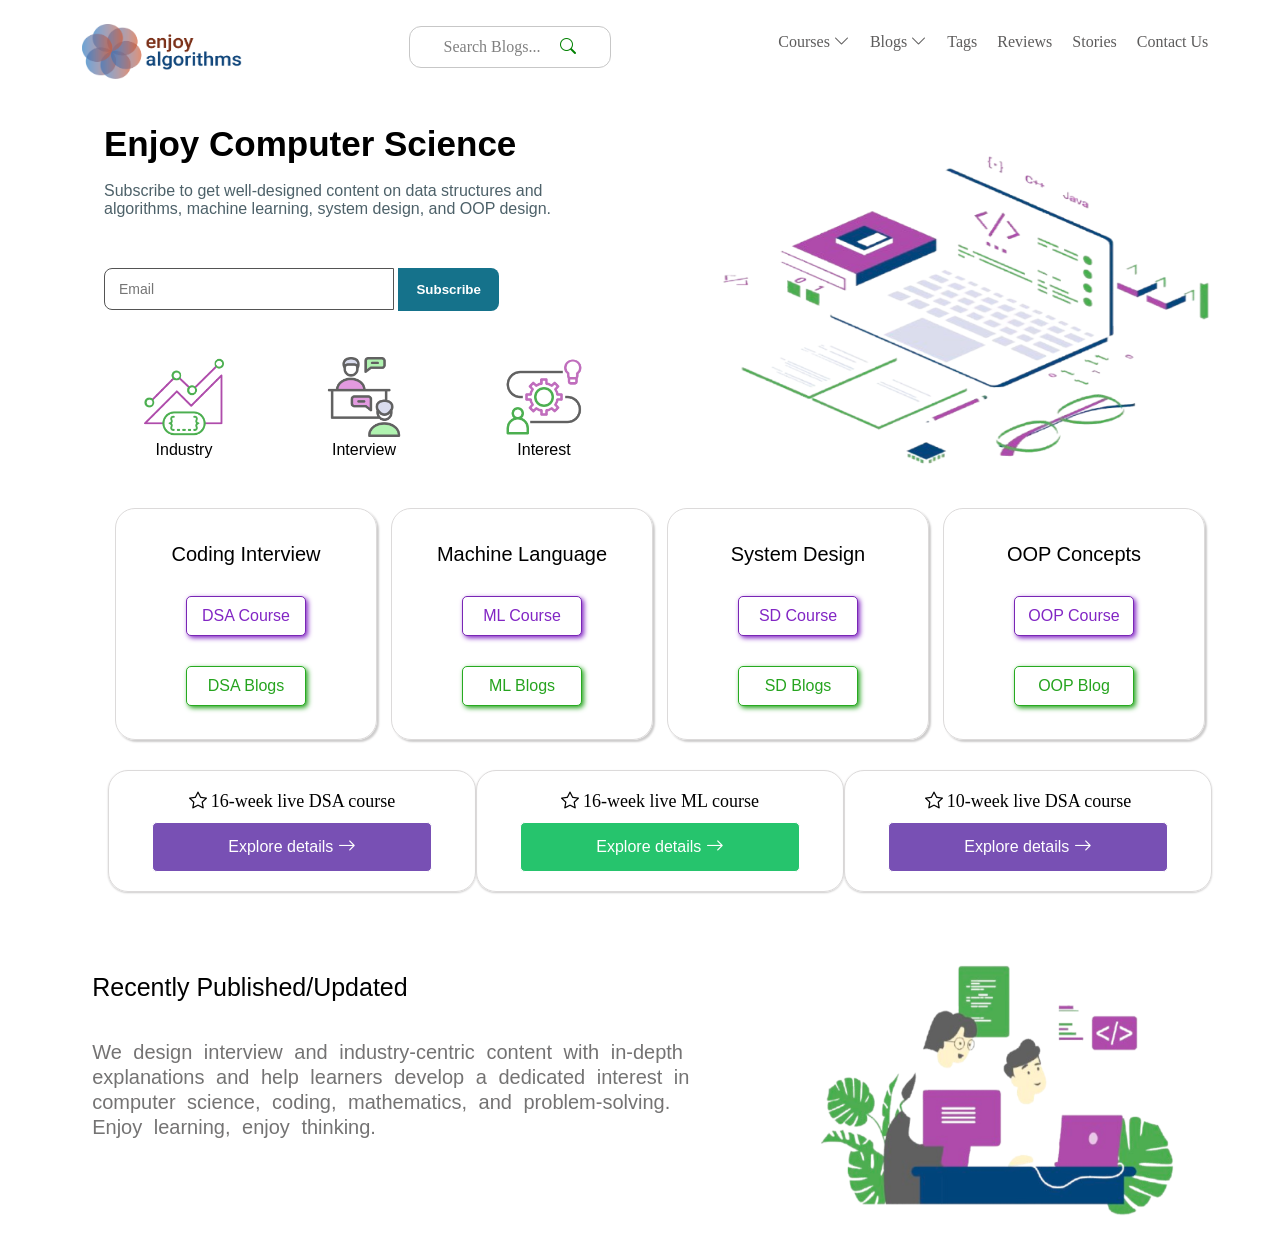
<file: index.html>
<!DOCTYPE html>
<html lang="en">
<head>
    <meta charset="UTF-8">
    <meta name="viewport" content="width=device-width, initial-scale=1.0">
    <title>Enjoy algorithm</title>
    <link rel="stylesheet" href="./node_modules/bootstrap-icons/font/bootstrap-icons.css">
    <link rel="stylesheet" href="./src/style.css">
   
</head>
<body>
    <header>
         <figure>
            <img src="./public/Images/enjoylogo.png" width="160px" height="55px">
         </figure>
         <div class="search">
            <span>Search Blogs...</span>
            <span class="bi bi-search icon"></span>
         </div>
         <nav>
            <ul>
                <li>
                    <span>Courses</span>
                    <span class="bi bi-chevron-down"></span>
                </li>
                <li>
                    <span>Blogs</span>
                    <span class="bi bi-chevron-down"></span>
                </li>
                <li>Tags</li>
                <li>Reviews</li>
                <li>Stories</li>
                <li>Contact Us</li>
            </ul>
         </nav>
    </header>

    <main>
        
        <div class="content">
        <h1>Enjoy Computer Science</h1>
        <p>Subscribe to get well-designed content on data structures and<br> algorithms, machine learning, system design, and OOP design.</p>
    
        
            <input type="email" placeholder="Email">
            <button class="btn">Subscribe</button>
       
            <div class="img">
            <figure>
                <img src="./public/Images/industry.png" alt="..." height="80px" width="80px">
                 <figcaption>
                Industry
            </figcaption>
            </figure>
           
            <figure>
                <img src="./public/Images/interview.png" alt="..." height="80px" width="80px">
                 <figcaption>
                Interview
            </figcaption>
            </figure>

              <figure>
                <img src="./public/Images/interest.png" alt="..." height="80px" width="80px">
                 <figcaption>
                Interest
            </figcaption>
            </figure>
            
             </div>

        </div>

         <div>
            <img src="./public/Images/img.png" class="float" alt="..." height="350px" width="600px">
        </div>
 
    </main>

    <section>
          <div class="cards">
             <div class="card1">
                <div>Coding Interview</div>
                <button class="btn1">DSA Course</button>
                <button class="btn2">DSA Blogs</button>
             </div>

             <div class="card1">
                <div>Machine Language</div>
                <button class="btn1">ML Course</button>
                <button class="btn2">ML Blogs</button>
             </div>

             <div class="card1">
                <div>System Design</div>
                <button class="btn1">SD Course</button>
                <button class="btn2">SD Blogs</button>
             </div>

             <div class="card1">
                <div>OOP Concepts</div>
                <button class="btn1">OOP Course</button>
                <button class="btn2">OOP Blog</button>
             </div>
             </div>

             <div class="cards2">
                <div class="card-container">
                    <div>
                        <span class="bi bi-star"></span>
                        <span>16-week live DSA course</span>
                    </div>
                    <div>
                        <button class="btn3">Explore details
                            <span class="bi bi-arrow-right"></span>
                        </button>
                    </div>
                </div>
                <div class="card-container">
                    <div>
                        <span class="bi bi-star"></span>
                        <span>16-week live ML course</span>
                    </div>
                    <div>
                        <button class="btn4">Explore details
                            <span class="bi bi-arrow-right"></span>
                        </button>
                    </div>
                </div>
                <div class="card-container">
                    <div>
                        <span class="bi bi-star"></span>
                        <span>10-week live DSA course</span>
                    </div>
                    <div>
                        <button class="btn3">Explore details
                            <span class="bi bi-arrow-right"></span>
                        </button>
                    </div>
                </div>

             </div>

             <div class="third">
                <div>
                <h4>Recently Published/Updated</h4>
                <p>We design interview and industry-centric content with in-depth<br> explanations and help learners develop a dedicated interest in<br> computer science, coding, mathematics, and problem-solving.<br> Enjoy learning, enjoy thinking.</p>
             </div>
             <div>
                <img src="./public/Images/image copy.png" alt="..." height="300px" width="450px">
             </div>
            </div>
    </section>

     

    
</body>
</html>
</file>
<file: src/style.css>
header{
    display: flex;
    justify-content: space-around;
    margin-left: -30px;
}

.search{
    border: 1px solid rgb(199, 199, 199);
    color:grey;
    width:200px;
    height: 40px;
    display: flex;
    justify-content: center;
    align-items: center;
    text-align: center;
    border-radius: 12px;
    margin-top:18px;
}

.icon{
    margin-left:20px;
    color: green;
}

ul{
    text-decoration: none;
    display: flex;
    list-style-type: none;
    justify-content: space-between;
    gap: 20px;
    margin-top: 25px;
    color: rgb(93, 92, 92);
}

main{
    display: flex;
   justify-content: space-around;
    margin: 25px 0px 0px 30px;
    font-family: sans-serif;
   
}

.img{
    display: flex;
    gap: 20px;
    margin-top:30px;
    
}

figure{
    text-align: center;
}

.content{
    margin-left: 50px;
}

main h1{
    font-size: 35px;
    margin: 0 0 18px 0;
    color: #000000; 
    font-weight: light;
   
}

main p{
    color: #4d6169;
    font-size: 16px;
    margin: 10px 0 20px 0;
}


main input{
    padding: 12px 14px;
    border-radius: 8px 0 0 8px;
    border: 1px solid rgb(84, 84, 84);
    width: 260px;
    font-size: 14px;
    margin-top: 30px;
}

main .btn{
    padding: 12px 18px;
    border-radius: 0 8px 8px 0;
    border: none;
    background-color: rgb(21, 114, 139);
    color: #fff;
    font-weight: bold;
    height: 43px;

}

.cards,.cards2{
    display: flex;
    justify-content: space-around;
    margin-left:100px;
    margin-top:30px;
    margin-right: 60px;
   
   
}

.cards .card1{
      border:1px solid rgb(220, 218, 218);
      width: 260px;
      height: 230px;
      display: flex;
      flex-direction: column;
      justify-content: center;
      align-items: center;
      text-align: center;
      gap:30px;
      border-radius: 20px;
      box-shadow: 2px 2px 2px rgb(205, 204, 204);
   
}

.card1 div{
   font-size: 20px;
   font-family: sans-serif;
}

.btn1{
    border: 1px solid rgb(121, 38, 181);
    background-color: white;
    width: 120px;
    height: 40px;
    border-radius: 5px;
    color: rgb(130, 38, 196);
    font-size: 16px;
    box-shadow: 2px 2px 5px;
}

.btn2{
    border: 1px solid rgb(39, 170, 32);
    background-color: white;
    width: 120px;
    height: 40px;
    border-radius: 5px;
    color:  rgb(38, 164, 31);
    font-size: 16px;
    box-shadow: 2px 2px 5px;
}

.btn1:hover{
    background-color: rgb(148, 45, 223);
    color: white;
    transition: 600ms;
    cursor: pointer;

}

.btn2:hover{
    background-color:rgb(39, 170, 32);
    color: white;
    transition: 600ms;
    cursor: pointer;
}

.card-container{
    border:1px solid rgb(220, 218, 218);
      width: 380px;
      height: 120px;
      display: flex;
      flex-direction: column;
      justify-content: center;
      align-items: center;
      text-align: center;
      gap:10px;
      border-radius: 20px;
      box-shadow: 0px 1px 2px rgb(205, 204, 204);
}

.btn3{
    border: 1px solid  rgb(255, 255, 255);
    background-color: white;
    width: 280px;
    height: 50px;
    border-radius: 5px;
    background-color: rgb(120, 80, 180);
    color: white;
    font-size: 16px;
    
}
.btn4{
       border: 1px solid  rgb(255, 255, 255);
    background-color: white;
    width: 280px;
    height: 50px;
    border-radius: 5px;
    background-color: rgb(38, 196, 109);
    color: white;
    font-size: 16px;
}
.btn4:hover{
    background-color:white;
    border:1px solid rgb(39, 170, 32);
    transition: 400ms;
    color: rgb(39, 170, 32);
    cursor: pointer;
}

.btn3:hover{
    background-color:white;
    border:1px solid rgb(120, 80, 180);
    transition: 400ms;
    color: rgb(120, 80, 180);
    cursor: pointer;
}

.cards2 span{
    font-size:18px;
}

.third{
    display:flex;
    justify-content: space-around;
    margin-top: 35px;
    margin-left: 40px;
    
}

.third h4{
    font-size:25px;
    margin-top: 40px;
    line-height: 40px;
   font-family: sans-serif;
   font-weight: lighter;
}
.third p{
    font-size: 20px;
    color: rgb(116, 115, 115);
    line-height: 25px;
    word-spacing: 6px;
    font-family: sans-serif;
}
</file>
